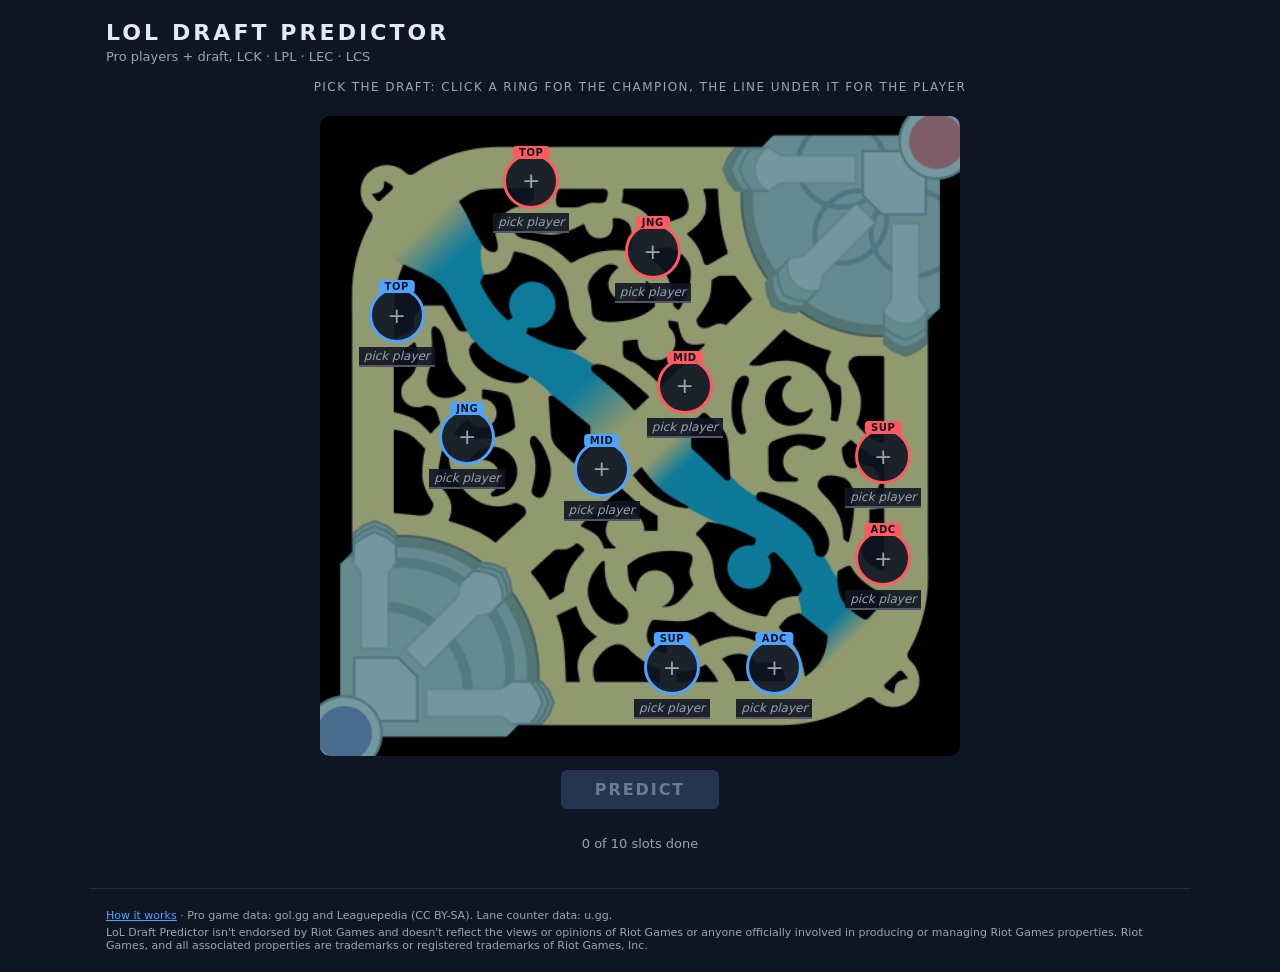
<file: index.html>
<!doctype html>
<html lang="en">
<head>
  <meta charset="utf-8">
  <meta name="viewport" content="width=device-width, initial-scale=1">
  <title>LoL Draft Predictor</title>
  <meta name="description" content="Pick five players and five champions per side and see who the model expects to win.">
  <link rel="icon" href="data:,">
  <link rel="stylesheet" href="css/style.css">
</head>
<body>
  <header class="top">
    <h1>LoL Draft Predictor</h1>
    <p class="tag">Pro players + draft, LCK · LPL · LEC · LCS</p>
  </header>
  <main id="app"><p class="loading">Loading...</p></main>
  <footer class="foot">
    <p><a href="how.html">How it works</a> · Pro game data: gol.gg and Leaguepedia (CC BY-SA). Lane counter data: u.gg.</p>
    <p>LoL Draft Predictor isn't endorsed by Riot Games and doesn't reflect the views or opinions of Riot Games or anyone officially involved in producing or managing Riot Games properties. Riot Games, and all associated properties are trademarks or registered trademarks of Riot Games, Inc.</p>
  </footer>
  <script type="module" src="js/app.js"></script>
</body>
</html>
</file>
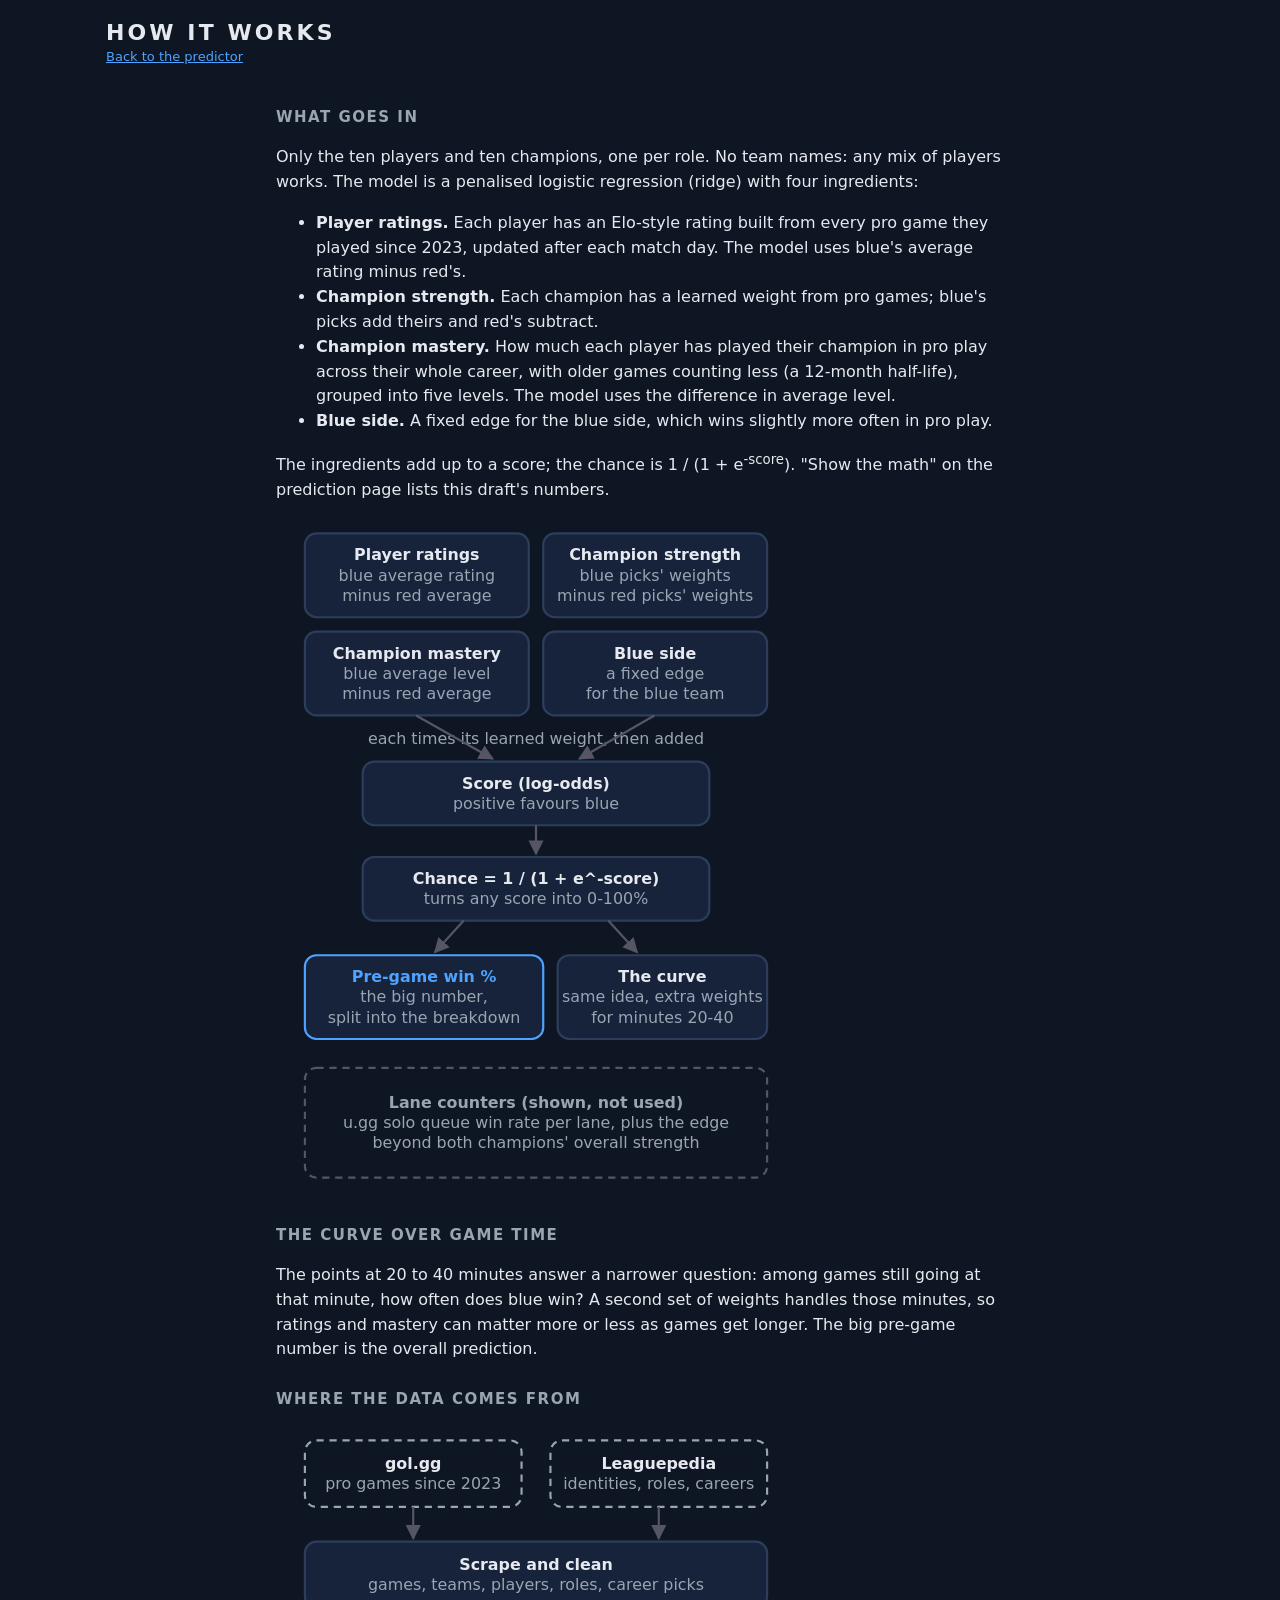
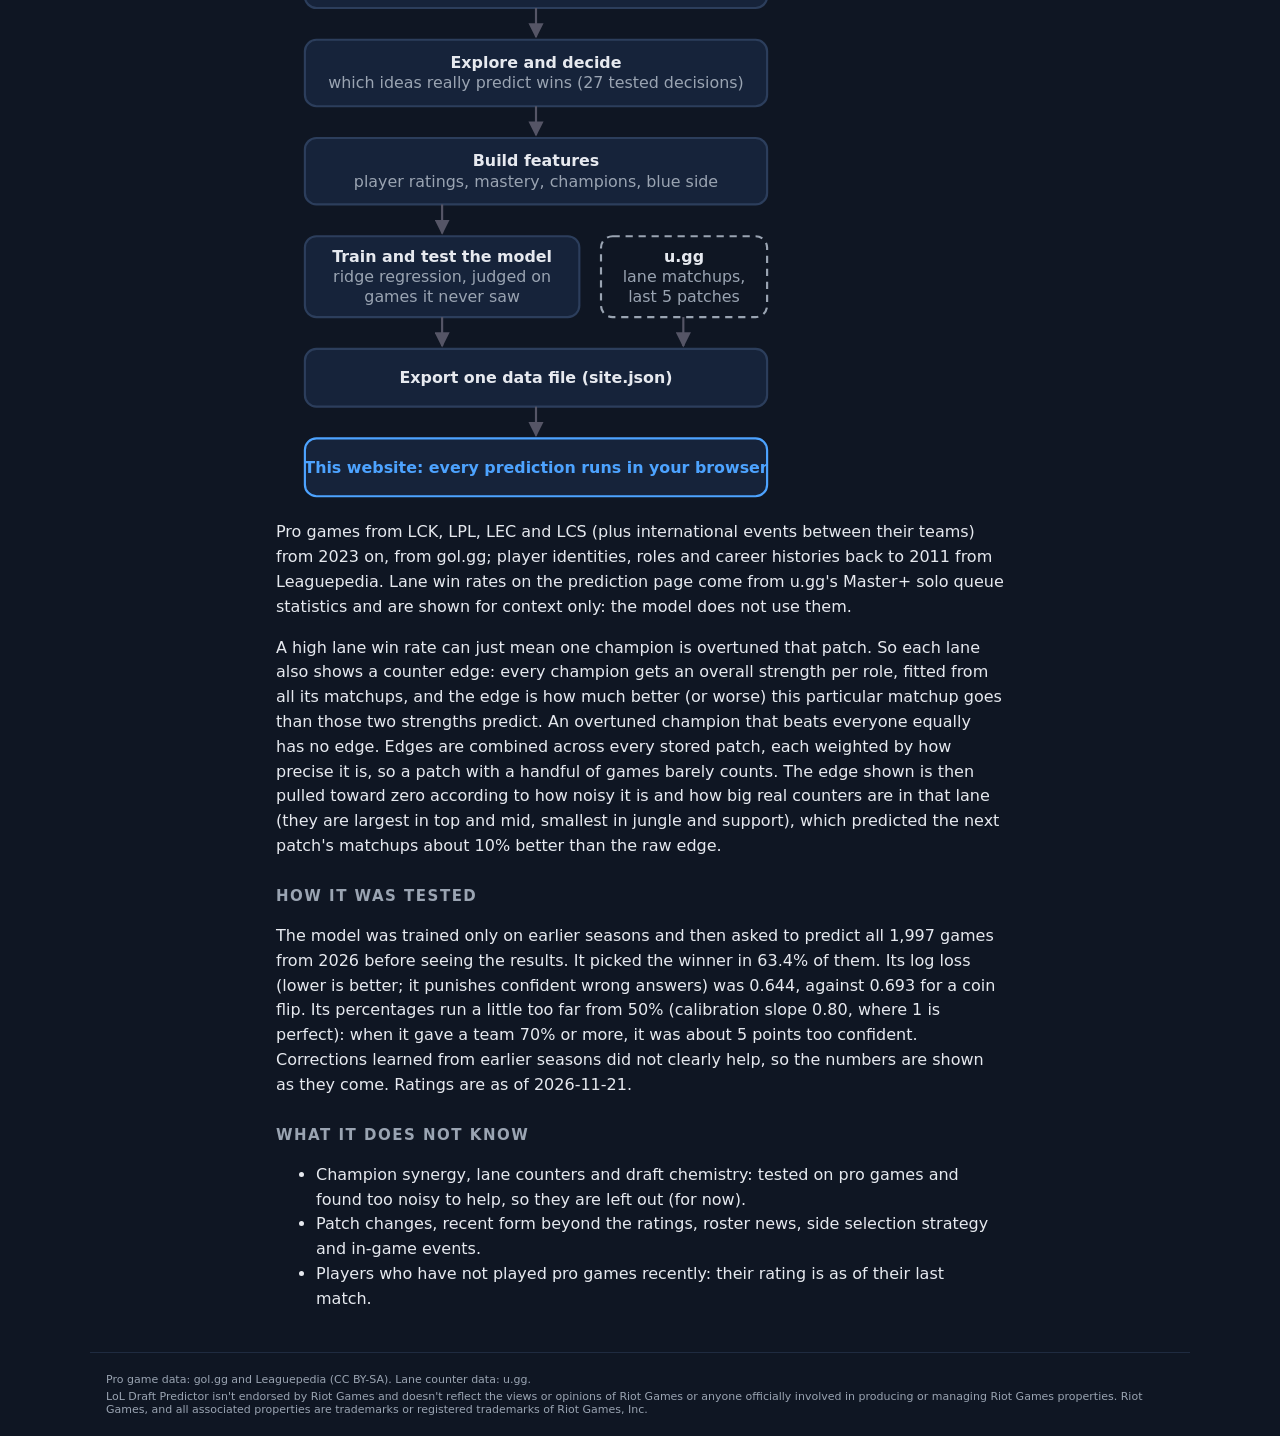
<file: how.html>
<!doctype html>
<html lang="en">
<head>
  <meta charset="utf-8">
  <meta name="viewport" content="width=device-width, initial-scale=1">
  <title>How it works · LoL Draft Predictor</title>
  <meta name="description" content="What the LoL Draft Predictor uses, where its data comes from, and how well it did on games it never saw.">
  <link rel="icon" href="data:,">
  <link rel="stylesheet" href="css/style.css">
</head>
<body>
  <header class="top">
    <h1>How it works</h1>
    <p class="tag"><a href="./" style="color:var(--blue)">Back to the predictor</a></p>
  </header>
  <main class="how">
    <h2>What goes in</h2>
    <p>Only the ten players and ten champions, one per role. No team names: any mix of players works. The model is a
      penalised logistic regression (ridge) with four ingredients:</p>
    <ul>
      <li><strong>Player ratings.</strong> Each player has an Elo-style rating built from every pro game they played
        since 2023, updated after each match day. The model uses blue's average rating minus red's.</li>
      <li><strong>Champion strength.</strong> Each champion has a learned weight from pro games; blue's picks add
        theirs and red's subtract.</li>
      <li><strong>Champion mastery.</strong> How much each player has played their champion in pro play across their
        whole career, with older games counting less (a 12-month half-life), grouped into five levels. The model uses
        the difference in average level.</li>
      <li><strong>Blue side.</strong> A fixed edge for the blue side, which wins slightly more often in pro play.</li>
    </ul>
    <p>The ingredients add up to a score; the chance is 1 / (1 + e<sup>-score</sup>). "Show the math" on the prediction
      page lists this draft's numbers.</p>
    <svg class="diagram" viewBox="0 0 360 470" role="img" aria-label="How a prediction is calculated: four ingredients are weighted and added into a score, which becomes the win chance; lane counters are shown alongside but not used" font-family="system-ui, Segoe UI, sans-serif">
      <defs><marker id="calc-arrow" viewBox="0 0 10 10" refX="9" refY="5" markerWidth="7" markerHeight="7" orient="auto-start-reverse"><path d="M0,0 L10,5 L0,10 z" fill="#556"/></marker></defs>
      <rect x="20" y="10" width="155" height="58" rx="8" fill="#16233a" stroke="#2c3e5c" stroke-width="1.5"/>
      <text x="97.5" y="28.7" text-anchor="middle" font-size="11" fill="#e6e9ef" font-weight="700">Player ratings</text>
      <text x="97.5" y="42.7" text-anchor="middle" font-size="11" fill="#9aa4b2">blue average rating</text>
      <text x="97.5" y="56.7" text-anchor="middle" font-size="11" fill="#9aa4b2">minus red average</text>
      <rect x="185" y="10" width="155" height="58" rx="8" fill="#16233a" stroke="#2c3e5c" stroke-width="1.5"/>
      <text x="262.5" y="28.7" text-anchor="middle" font-size="11" fill="#e6e9ef" font-weight="700">Champion strength</text>
      <text x="262.5" y="42.7" text-anchor="middle" font-size="11" fill="#9aa4b2">blue picks' weights</text>
      <text x="262.5" y="56.7" text-anchor="middle" font-size="11" fill="#9aa4b2">minus red picks' weights</text>
      <rect x="20" y="78" width="155" height="58" rx="8" fill="#16233a" stroke="#2c3e5c" stroke-width="1.5"/>
      <text x="97.5" y="96.7" text-anchor="middle" font-size="11" fill="#e6e9ef" font-weight="700">Champion mastery</text>
      <text x="97.5" y="110.7" text-anchor="middle" font-size="11" fill="#9aa4b2">blue average level</text>
      <text x="97.5" y="124.7" text-anchor="middle" font-size="11" fill="#9aa4b2">minus red average</text>
      <rect x="185" y="78" width="155" height="58" rx="8" fill="#16233a" stroke="#2c3e5c" stroke-width="1.5"/>
      <text x="262.5" y="96.7" text-anchor="middle" font-size="11" fill="#e6e9ef" font-weight="700">Blue side</text>
      <text x="262.5" y="110.7" text-anchor="middle" font-size="11" fill="#9aa4b2">a fixed edge</text>
      <text x="262.5" y="124.7" text-anchor="middle" font-size="11" fill="#9aa4b2">for the blue team</text>
      <text x="180" y="156" text-anchor="middle" font-size="11" fill="#9aa4b2">each times its learned weight, then added</text>
      <line x1="97" y1="136" x2="150" y2="166" stroke="#556" stroke-width="1.5" marker-end="url(#calc-arrow)"/>
      <line x1="262" y1="136" x2="210" y2="166" stroke="#556" stroke-width="1.5" marker-end="url(#calc-arrow)"/>
      <rect x="60" y="168" width="240" height="44" rx="8" fill="#16233a" stroke="#2c3e5c" stroke-width="1.5"/>
      <text x="180.0" y="186.7" text-anchor="middle" font-size="11" fill="#e6e9ef" font-weight="700">Score (log-odds)</text>
      <text x="180.0" y="200.7" text-anchor="middle" font-size="11" fill="#9aa4b2">positive favours blue</text>
      <line x1="180" y1="212" x2="180" y2="232" stroke="#556" stroke-width="1.5" marker-end="url(#calc-arrow)"/>
      <rect x="60" y="234" width="240" height="44" rx="8" fill="#16233a" stroke="#2c3e5c" stroke-width="1.5"/>
      <text x="180.0" y="252.7" text-anchor="middle" font-size="11" fill="#e6e9ef" font-weight="700">Chance = 1 / (1 + e^-score)</text>
      <text x="180.0" y="266.7" text-anchor="middle" font-size="11" fill="#9aa4b2">turns any score into 0-100%</text>
      <line x1="130" y1="278" x2="110" y2="300" stroke="#556" stroke-width="1.5" marker-end="url(#calc-arrow)"/>
      <line x1="230" y1="278" x2="250" y2="300" stroke="#556" stroke-width="1.5" marker-end="url(#calc-arrow)"/>
      <rect x="20" y="302" width="165" height="58" rx="8" fill="#16233a" stroke="#4da3ff" stroke-width="1.5"/>
      <text x="102.5" y="320.7" text-anchor="middle" font-size="11" fill="#4da3ff" font-weight="700">Pre-game win %</text>
      <text x="102.5" y="334.7" text-anchor="middle" font-size="11" fill="#9aa4b2">the big number,</text>
      <text x="102.5" y="348.7" text-anchor="middle" font-size="11" fill="#9aa4b2">split into the breakdown</text>
      <rect x="195" y="302" width="145" height="58" rx="8" fill="#16233a" stroke="#2c3e5c" stroke-width="1.5"/>
      <text x="267.5" y="320.7" text-anchor="middle" font-size="11" fill="#e6e9ef" font-weight="700">The curve</text>
      <text x="267.5" y="334.7" text-anchor="middle" font-size="11" fill="#9aa4b2">same idea, extra weights</text>
      <text x="267.5" y="348.7" text-anchor="middle" font-size="11" fill="#9aa4b2">for minutes 20-40</text>
      <rect x="20" y="380" width="320" height="76" rx="8" fill="#0f1623" stroke="#556" stroke-width="1.5" stroke-dasharray="5 4"/>
      <text x="180.0" y="407.7" text-anchor="middle" font-size="11" fill="#9aa4b2" font-weight="700">Lane counters (shown, not used)</text>
      <text x="180.0" y="421.7" text-anchor="middle" font-size="11" fill="#9aa4b2">u.gg solo queue win rate per lane, plus the edge</text>
      <text x="180.0" y="435.7" text-anchor="middle" font-size="11" fill="#9aa4b2">beyond both champions' overall strength</text>
    </svg>

    <h2>The curve over game time</h2>
    <p>The points at 20 to 40 minutes answer a narrower question: among games still going at that minute, how often
      does blue win? A second set of weights handles those minutes, so ratings and mastery can matter more or less as
      games get longer. The big pre-game number is the overall prediction.</p>

    <h2>Where the data comes from</h2>
    <svg class="diagram" viewBox="0 0 360 470" role="img" aria-label="Pipeline: pro games and player histories are scraped and cleaned, explored, turned into features and a tested model, exported with u.gg lane data, and run in this page" font-family="system-ui, Segoe UI, sans-serif">
      <defs><marker id="pipe-arrow" viewBox="0 0 10 10" refX="9" refY="5" markerWidth="7" markerHeight="7" orient="auto-start-reverse"><path d="M0,0 L10,5 L0,10 z" fill="#556"/></marker></defs>
      <rect x="20" y="10" width="150" height="46" rx="8" fill="#0f1623" stroke="#9aa4b2" stroke-width="1.5" stroke-dasharray="5 4"/>
      <text x="95.0" y="29.7" text-anchor="middle" font-size="11" fill="#e6e9ef" font-weight="700">gol.gg</text>
      <text x="95.0" y="43.7" text-anchor="middle" font-size="11" fill="#9aa4b2">pro games since 2023</text>
      <rect x="190" y="10" width="150" height="46" rx="8" fill="#0f1623" stroke="#9aa4b2" stroke-width="1.5" stroke-dasharray="5 4"/>
      <text x="265.0" y="29.7" text-anchor="middle" font-size="11" fill="#e6e9ef" font-weight="700">Leaguepedia</text>
      <text x="265.0" y="43.7" text-anchor="middle" font-size="11" fill="#9aa4b2">identities, roles, careers</text>
      <line x1="95" y1="56" x2="95" y2="78" stroke="#556" stroke-width="1.5" marker-end="url(#pipe-arrow)"/>
      <line x1="265" y1="56" x2="265" y2="78" stroke="#556" stroke-width="1.5" marker-end="url(#pipe-arrow)"/>
      <rect x="20" y="80" width="320" height="46" rx="8" fill="#16233a" stroke="#2c3e5c" stroke-width="1.5"/>
      <text x="180.0" y="99.7" text-anchor="middle" font-size="11" fill="#e6e9ef" font-weight="700">Scrape and clean</text>
      <text x="180.0" y="113.7" text-anchor="middle" font-size="11" fill="#9aa4b2">games, teams, players, roles, career picks</text>
      <line x1="180" y1="126" x2="180" y2="146" stroke="#556" stroke-width="1.5" marker-end="url(#pipe-arrow)"/>
      <rect x="20" y="148" width="320" height="46" rx="8" fill="#16233a" stroke="#2c3e5c" stroke-width="1.5"/>
      <text x="180.0" y="167.7" text-anchor="middle" font-size="11" fill="#e6e9ef" font-weight="700">Explore and decide</text>
      <text x="180.0" y="181.7" text-anchor="middle" font-size="11" fill="#9aa4b2">which ideas really predict wins (27 tested decisions)</text>
      <line x1="180" y1="194" x2="180" y2="214" stroke="#556" stroke-width="1.5" marker-end="url(#pipe-arrow)"/>
      <rect x="20" y="216" width="320" height="46" rx="8" fill="#16233a" stroke="#2c3e5c" stroke-width="1.5"/>
      <text x="180.0" y="235.7" text-anchor="middle" font-size="11" fill="#e6e9ef" font-weight="700">Build features</text>
      <text x="180.0" y="249.7" text-anchor="middle" font-size="11" fill="#9aa4b2">player ratings, mastery, champions, blue side</text>
      <line x1="115" y1="262" x2="115" y2="282" stroke="#556" stroke-width="1.5" marker-end="url(#pipe-arrow)"/>
      <rect x="20" y="284" width="190" height="56" rx="8" fill="#16233a" stroke="#2c3e5c" stroke-width="1.5"/>
      <text x="115.0" y="301.7" text-anchor="middle" font-size="11" fill="#e6e9ef" font-weight="700">Train and test the model</text>
      <text x="115.0" y="315.7" text-anchor="middle" font-size="11" fill="#9aa4b2">ridge regression, judged on</text>
      <text x="115.0" y="329.7" text-anchor="middle" font-size="11" fill="#9aa4b2">games it never saw</text>
      <rect x="225" y="284" width="115" height="56" rx="8" fill="#0f1623" stroke="#9aa4b2" stroke-width="1.5" stroke-dasharray="5 4"/>
      <text x="282.5" y="301.7" text-anchor="middle" font-size="11" fill="#e6e9ef" font-weight="700">u.gg</text>
      <text x="282.5" y="315.7" text-anchor="middle" font-size="11" fill="#9aa4b2">lane matchups,</text>
      <text x="282.5" y="329.7" text-anchor="middle" font-size="11" fill="#9aa4b2">last 5 patches</text>
      <line x1="115" y1="340" x2="115" y2="360" stroke="#556" stroke-width="1.5" marker-end="url(#pipe-arrow)"/>
      <line x1="282" y1="340" x2="282" y2="360" stroke="#556" stroke-width="1.5" marker-end="url(#pipe-arrow)"/>
      <rect x="20" y="362" width="320" height="40" rx="8" fill="#16233a" stroke="#2c3e5c" stroke-width="1.5"/>
      <text x="180.0" y="385.7" text-anchor="middle" font-size="11" fill="#e6e9ef" font-weight="700">Export one data file (site.json)</text>
      <line x1="180" y1="402" x2="180" y2="422" stroke="#556" stroke-width="1.5" marker-end="url(#pipe-arrow)"/>
      <rect x="20" y="424" width="320" height="40" rx="8" fill="#16233a" stroke="#4da3ff" stroke-width="1.5"/>
      <text x="180.0" y="447.7" text-anchor="middle" font-size="11" fill="#4da3ff" font-weight="700">This website: every prediction runs in your browser</text>
    </svg>
    <p>Pro games from LCK, LPL, LEC and LCS (plus international events between their teams) from 2023 on, from gol.gg;
      player identities, roles and career histories back to 2011 from Leaguepedia. Lane win rates on the prediction
      page come from u.gg's Master+ solo queue statistics and are shown for context only: the model does not use them.</p>
    <p>A high lane win rate can just mean one champion is overtuned that patch. So each lane also shows a counter edge:
      every champion gets an overall strength per role, fitted from all its matchups, and the edge is how much better
      (or worse) this particular matchup goes than those two strengths predict. An overtuned champion that beats
      everyone equally has no edge. Edges are combined across every stored patch, each weighted by how precise it is,
      so a patch with a handful of games barely counts. The edge shown is then pulled toward zero according to how
      noisy it is and how big real counters are in that lane (they are largest in top and mid, smallest in jungle and
      support), which predicted the next patch's matchups about 10% better than the raw edge.</p>

    <h2>How it was tested</h2>
    <p id="test-numbers">Loading the test numbers...</p>

    <h2>What it does not know</h2>
    <ul>
      <li>Champion synergy, lane counters and draft chemistry: tested on pro games and found too noisy to help, so they
        are left out (for now).</li>
      <li>Patch changes, recent form beyond the ratings, roster news, side selection strategy and in-game events.</li>
      <li>Players who have not played pro games recently: their rating is as of their last match.</li>
    </ul>
  </main>
  <footer class="foot">
    <p>Pro game data: gol.gg and Leaguepedia (CC BY-SA). Lane counter data: u.gg.</p>
    <p>LoL Draft Predictor isn't endorsed by Riot Games and doesn't reflect the views or opinions of Riot Games or anyone officially involved in producing or managing Riot Games properties. Riot Games, and all associated properties are trademarks or registered trademarks of Riot Games, Inc.</p>
  </footer>
  <script type="module">
    const out = document.getElementById("test-numbers");
    try {
      const { meta, model } = await (await fetch("data/site.json")).json();
      const c = meta.card;
      if (!c) throw new Error("no model card");
      const year = 2010 + Number(c.test_season.slice(1));
      const pct = (x) => `${(100 * x).toFixed(1)}%`;
      const r = meta.reliability;
      const gap = r && r.favourite_n ? Math.round(100 * (r.favourite_predicted - r.favourite_won)) : null;
      const direction = c.slope_hi !== null && c.slope_hi < 1 ? "run a little too far from 50%"
        : c.slope_lo !== null && c.slope_lo > 1 ? "run a little too close to 50%" : "look about right";
      const confidence = gap > 0 ? `about ${gap} points too confident` : gap < 0 ? `about ${-gap} points not confident enough`
        : "about right";
      out.textContent = `The model was trained only on earlier seasons and then asked to predict all ` +
        `${c.games ? c.games.toLocaleString("en") + " " : ""}games from ${year} before seeing the results. It picked ` +
        `the winner in ${pct(c.accuracy)} of them. Its log loss (lower is better; it punishes confident wrong answers) ` +
        `was ${c.log_loss.toFixed(3)}, against ${c.coin_flip_log_loss.toFixed(3)} for a coin flip. ` +
        (c.slope === null ? "" : `Its percentages ${direction} (calibration slope ${c.slope.toFixed(2)}, where 1 is perfect)` +
          (gap !== null ? `: when it gave a team 70% or more, it was ${confidence}. ` : ". ")) +
        (model.stretch ? "The percentages shown are corrected by a stretch learned from earlier seasons. "
          : "Corrections learned from earlier seasons did not clearly help, so the numbers are shown as they come. ") +
        `Ratings are as of ${meta.run_date}.`;
    } catch (error) {
      out.textContent = `The test numbers could not be loaded (${error.message}).`;
    }
  </script>
</body>
</html>
</file>
<file: css/style.css>
:root {
  color-scheme: dark;
  --bg: #0f1623;
  --panel: #16233a;
  --line: #1f2b40;
  --text: #e6e9ef;
  --muted: #9aa4b2;
  --blue: #4da3ff;
  --red: #ff5a5f;
}

* { box-sizing: border-box; }
html, body { margin: 0; background: var(--bg); color: var(--text); font-family: system-ui, "Segoe UI", sans-serif; }
button { font: inherit; color: inherit; }

.top { max-width: 1100px; margin: 0 auto; padding: 20px 16px 4px; }
.top h1 { margin: 0; font-size: 22px; letter-spacing: .14em; text-transform: uppercase; }
.tag { margin: 4px 0 0; color: var(--muted); font-size: 13px; }
main { max-width: 1100px; margin: 0 auto; padding: 12px 16px 24px; }
.loading, .error { color: var(--muted); }
.foot { max-width: 1100px; margin: 0 auto; padding: 16px; color: var(--muted); font-size: 11px; border-top: 1px solid var(--line); }
.foot p { margin: 4px 0; }
.label { letter-spacing: .12em; font-size: 12px; color: var(--muted); text-transform: uppercase; margin: 0 0 8px; }

/* pick page */
.pick { display: flex; flex-direction: column; align-items: center; gap: 14px; }
.map { position: relative; width: min(640px, 100%); aspect-ratio: 1; background: url(../assets/map11.png) center / cover; border-radius: 10px; }
.slot { position: absolute; transform: translate(-50%, -50%); width: 96px; display: flex; flex-direction: column; align-items: center; }
.ring { position: relative; width: 56px; height: 56px; border-radius: 50%; padding: 0; cursor: pointer; background: rgba(15, 22, 35, .9);
  display: flex; align-items: center; justify-content: center; font-size: 22px; color: var(--muted); overflow: visible; }
.blue .ring { border: 3px solid var(--blue); } .red .ring { border: 3px solid var(--red); }
.ring img { width: 100%; height: 100%; border-radius: 50%; object-fit: cover; }
.badge { position: absolute; top: -10px; left: 50%; transform: translateX(-50%); font-size: 10px; font-weight: 800; letter-spacing: .06em;
  padding: 1px 6px; border-radius: 4px; color: var(--bg); pointer-events: none; }
.blue .badge { background: var(--blue); } .red .badge { background: var(--red); }
.who { margin-top: 4px; max-width: 96px; font-size: 12px; background: rgba(15, 22, 35, .9); border: 0; border-bottom: 2px solid #556;
  padding: 2px 5px; cursor: pointer; white-space: nowrap; overflow: hidden; text-overflow: ellipsis; color: #cfd6e0; }
.who.empty { color: var(--muted); font-style: italic; }
.predict { padding: 10px 34px; border-radius: 6px; border: 0; background: var(--blue); color: var(--bg); font-weight: 800; letter-spacing: .12em; cursor: pointer; }
.predict:disabled { background: #26354f; color: #6c7a90; cursor: not-allowed; }
.progress { color: var(--muted); font-size: 13px; }

/* search popover */
.backdrop { position: fixed; inset: 0; background: rgba(5, 8, 14, .6); display: flex; align-items: center; justify-content: center; z-index: 10; padding: 16px; }
.search { width: min(380px, 100%); max-height: 80vh; display: flex; flex-direction: column; background: var(--panel); border: 1px solid #2c3e5c; border-radius: 10px; padding: 12px; }
.search h2 { margin: 0 0 8px; font-size: 14px; letter-spacing: .1em; text-transform: uppercase; color: var(--muted); }
.search input { width: 100%; padding: 8px 10px; border-radius: 6px; border: 1px solid #2c3e5c; background: var(--bg); color: var(--text); font-size: 15px; }
.results { list-style: none; margin: 8px 0 0; padding: 0; overflow-y: auto; }
.results button { width: 100%; display: flex; align-items: center; gap: 10px; padding: 6px 8px; border: 0; background: none; text-align: left; cursor: pointer; border-radius: 6px; }
.results button:hover:not(:disabled), .results button:focus-visible { background: #22324d; outline: none; }
.results button:disabled { opacity: .35; cursor: not-allowed; }
.results img { width: 28px; height: 28px; border-radius: 50%; }
.clear { margin-top: 8px; align-self: flex-end; background: none; border: 0; color: var(--muted); cursor: pointer; font-size: 12px; text-decoration: underline; }

.sortbar { display: flex; align-items: center; gap: 6px; margin-top: 8px; }
.sorts { display: flex; gap: 4px; }
.sorts button { padding: 3px 10px; border-radius: 12px; border: 1px solid #2c3e5c; background: none; cursor: pointer; font-size: 12px; }
.sorts button.on { background: var(--blue); color: var(--bg); border-color: var(--blue); font-weight: 700; }
.hint { margin: 6px 0 0; }
.results li.group { padding: 8px 8px 2px; font-size: 11px; letter-spacing: .1em; text-transform: uppercase; color: var(--muted); }

.inactive { color: #f2c14e; font-weight: 800; cursor: help; }

/* prediction page */
.result { display: grid; grid-template-columns: minmax(0, 1fr) minmax(0, 1fr); gap: 24px; }
.result > * { min-width: 0; }
.panel { background: var(--panel); border-radius: 10px; padding: 16px; }
.pct { font-size: 64px; font-weight: 800; line-height: 1; }
.pct.blue { color: var(--blue); } .pct.red { color: var(--red); }
.pct-label { letter-spacing: .12em; font-size: 13px; color: var(--muted); }
.lineup-row { display: grid; grid-template-columns: minmax(0, 1fr) 64px minmax(0, 1fr); align-items: center; gap: 8px; padding: 5px 0;
  border-bottom: 1px solid var(--line); }
.pick-cell { display: flex; align-items: center; gap: 8px; font-size: 14px; min-width: 0; }
.pick-cell span { overflow: hidden; text-overflow: ellipsis; }
.pick-cell small { color: var(--muted); }
.pick-cell.red { justify-content: flex-end; text-align: right; }
.pick-cell img { width: 34px; height: 34px; border-radius: 50%; flex: none; }
.pick-cell.blue img { border: 2px solid var(--blue); } .pick-cell.red img { border: 2px solid var(--red); }
.vs { display: flex; flex-direction: column; align-items: center; font-size: 13px; font-weight: 700; }
.vs small { color: var(--muted); font-weight: 400; font-size: 10px; text-transform: uppercase; letter-spacing: .08em; }
.vs .blue { color: var(--blue); } .vs .red { color: var(--red); }
.vs .edge { font-size: 11px; font-weight: 600; cursor: help; }
.math { margin-top: 12px; border: 1px solid #2c3e5c; border-radius: 8px; padding: 8px 12px; }
.math summary { cursor: pointer; font-weight: 700; letter-spacing: .06em; }
.math small { font-size: 11px; }
.foot a { color: var(--blue); }
.how { max-width: 760px; line-height: 1.55; }
.how h2 { font-size: 15px; letter-spacing: .1em; text-transform: uppercase; color: var(--muted); margin-top: 26px; }
.how a { color: var(--blue); }
.diagram { display: block; width: 100%; max-width: 520px; height: auto; margin: 14px 0 6px; }
.bar { display: flex; height: 14px; border-radius: 7px; overflow: hidden; margin: 12px 0 4px; }
.bar .b { background: var(--blue); } .bar .r { background: var(--red); }
.curve svg { width: 100%; height: auto; display: block; }
.line { display: flex; justify-content: space-between; gap: 12px; font-size: 14px; padding: 6px 0; border-bottom: 1px solid var(--line); }
.line .blue { color: var(--blue); } .line .red { color: var(--red); }
.vs .even, .line .even { color: var(--muted); }
.muted { color: var(--muted); font-size: 12px; }
.flags { margin: 8px 0 0; padding-left: 18px; color: #f2c14e; font-size: 12px; }
.small { font-size: 12px; color: var(--muted); margin: 6px 0; }
.back { margin-top: 14px; padding: 8px 18px; border-radius: 6px; border: 1px solid #2c3e5c; background: none; cursor: pointer; }

@media (max-width: 700px) {
  .result { grid-template-columns: minmax(0, 1fr); }
  .result > :last-child { order: -1; }  /* the prediction first on phones */
  .slot { width: 64px; }
  .ring { width: 38px; height: 38px; font-size: 16px; }
  .badge { font-size: 8px; top: -8px; padding: 0 4px; }
  .who { font-size: 10px; max-width: 64px; }
  .pct { font-size: 48px; }
}
</file>
